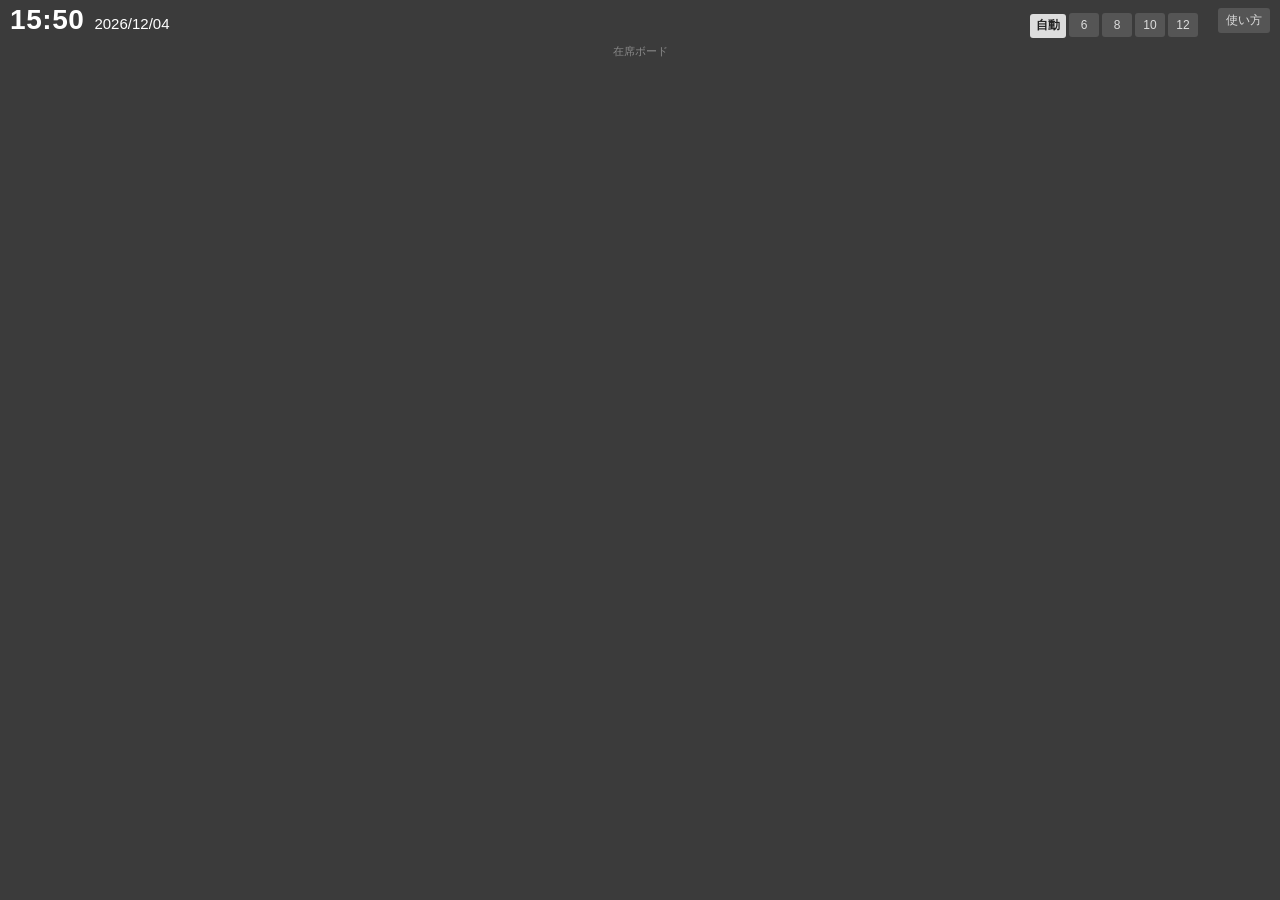
<file: docs/index.html>
<!DOCTYPE html>
<html lang="ja">
<head>
  <meta charset="utf-8">
  <meta name="viewport" content="width=device-width, initial-scale=1">
  <title>在席ボード</title>
  <link rel="stylesheet" href="style.css?v=14">
</head>
<body>
  <div class="top">
    <span id="time" class="time">--:--</span>
    <span id="date" class="date"></span>
    <span class="spacer"></span>
    <span id="err" class="err"></span>
    <span class="cols" id="cols"></span>
    <a class="help" href="manual.html">使い方</a>
  </div>
  <div id="root"></div>
  <div id="empty" class="empty" style="display:none">名簿が空です</div>
  <div class="foot">在席ボード</div>
  <div id="toast" class="toast"><span id="toastMsg"></span><button id="extraBtn" style="display:none">行き先</button><button id="undoBtn">戻す</button></div>

  <script src="config.js?v=14"></script>
  <script src="app.js?v=14"></script>
  <script>
    var state = { statuses: [], locations: [], members: [] };
    var busy = {};      // id → true 通信中(その間はポーリング結果でその人を上書きしない)

    // 列数 (この端末に記憶)
    // 列数: 「自動」は画面幅に合わせて入るだけ並べる(コマ最小幅 170px)。数字は固定列。スマホ幅は常に2列(CSS)。
    var COL_CHOICES = ['自動', 6, 8, 10, 12];
    var cols = localStorage.getItem('zaiseki_cols2') || '自動';
    function applyCols() {
      var fixed = cols !== '自動';
      document.documentElement.style.setProperty('--cols', fixed ? cols : 1);
      document.body.classList.toggle('fixed-cols', fixed);
      var box = document.getElementById('cols'); box.innerHTML = '';
      COL_CHOICES.forEach(function (n) {
        var b = document.createElement('button'); b.textContent = n; b.className = String(n) === String(cols) ? 'on' : '';
        b.onclick = function () { cols = String(n); localStorage.setItem('zaiseki_cols2', cols); applyCols(); render(); };
        box.appendChild(b);
      });
    }

    function setErr(msg) {
      document.getElementById('err').textContent = msg || '';
    }

    function render() {
      var root = document.getElementById('root'); root.innerHTML = '';
      document.getElementById('empty').style.display = state.members.length ? 'none' : '';
      var groups = state.locations.slice();
      var others = state.members.filter(function (m) { return state.locations.indexOf(m.location) < 0; });
      if (others.length) groups.push('その他');
      groups.forEach(function (loc) {
        var list = loc === 'その他' ? others : state.members.filter(function (m) { return m.location === loc; });
        var present = list.filter(function (m) { return m.status === state.statuses[0]; }).length;
        var h = document.createElement('div'); h.className = 'loc';
        h.innerHTML = '<span class="nm"></span><span class="cnt"></span>';
        h.querySelector('.nm').textContent = loc;
        h.querySelector('.cnt').textContent = list.length ? (state.statuses[0] + ' ' + present + ' / ' + list.length) : '(登録なし)';
        var g = document.createElement('div'); g.className = 'grid' + (cols !== '自動' ? ' fixed' : '');
        list.forEach(function (m) {
          var t = Z.tile(m, { onPlace: togglePlace, onMemo: editMemo });
          t.onclick = function () { tap(m.id, t); };
          g.appendChild(t);
        });
        root.appendChild(h); root.appendChild(g);
      });
      Z.fitNames(root);
    }

    function member(id) {
      for (var i = 0; i < state.members.length; i++) if (state.members[i].id === id) return state.members[i];
      return null;
    }
    function apply(res) {
      var m = member(res.id);
      if (m) { m.status = res.status; m.updated = res.updated; }
      render();
    }
    // その人が取り得る状態。在宅固定の人(拠点=在宅)は「在宅勤務」を飛ばす
    function statusesFor(m) {
      return m.location === '在宅' ? state.statuses.filter(function (s) { return s !== '在宅勤務'; }) : state.statuses;
    }
    function nextStatus(m) { var list = statusesFor(m); return list[(list.indexOf(m.status) + 1) % list.length]; }

    // タップした瞬間に画面を変える。連打できる。短い間の連打は最終状態だけを1回サーバーに送る。
    // 失敗したら連打前の状態に戻す。
    var pending = {};   // id → { before, target, timer, inflight }
    var SEND_DELAY_MS = 350;

    function startPending(id, m) {
      if (!pending[id]) pending[id] = { before: { status: m.status, updated: m.updated }, target: null, timer: null, inflight: false };
      busy[id] = true;
      return pending[id];
    }
    function setLocal(id, status) {
      var m = member(id); if (!m) return null;
      var p = startPending(id, m);
      m.status = status; m.updated = Date.now(); render();
      p.target = status;
      clearTimeout(p.timer);
      p.timer = setTimeout(function () { flush(id); }, SEND_DELAY_MS);
      return p;
    }
    function flush(id) {
      var p = pending[id];
      if (!p || p.inflight || p.target == null) return;
      var target = p.target; p.target = null; p.inflight = true;
      Z.apiPost({ action: 'set', id: id, status: target }).then(function (res) {
        p.inflight = false;
        if (p.target != null) { flush(id); return; }   // 送信中にさらに押された
        busy[id] = false; delete pending[id]; apply(res); setErr('');
      }).catch(function (e) {
        p.inflight = false; busy[id] = false;
        var m = member(id); if (m) { m.status = p.before.status; m.updated = p.before.updated; }
        delete pending[id]; render();
        setErr('反映できませんでした: ' + e.message);
      });
    }
    // 兼任者の場所バッジをタップ → 次の拠点へ。先に画面を動かし、通信は裏で。失敗したら戻す。
    var placeBusy = {};
    function togglePlace(m) {
      if (!m.places || m.places.length < 2 || placeBusy[m.id]) return;
      var i = m.places.indexOf(m.location);
      var to = m.places[(i + 1) % m.places.length];
      var from = m.location;
      placeBusy[m.id] = true; busy[m.id] = true;
      m.location = to; render();
      Z.apiPost({ action: 'place', id: m.id, location: to }).then(function (res) {
        placeBusy[m.id] = false; if (!pending[m.id]) busy[m.id] = false;
        var cur = member(m.id); if (cur) cur.location = res.location; render(); setErr('');
      }).catch(function (e) {
        placeBusy[m.id] = false; if (!pending[m.id]) busy[m.id] = false;
        var cur = member(m.id); if (cur) cur.location = from; render();
        setErr('場所を変えられませんでした: ' + e.message);
      });
    }

    function tap(id, el) {
      var m = member(id); if (!m) return;
      // 押したコマの位置を先に控える(再描画で要素が入れ替わるため)
      var rect = el ? el.getBoundingClientRect() : null;
      var p = setLocal(id, nextStatus(m));
      if (!p) return;
      var extra = Z.hasMemo(m.status) ? { label: '行き先', fn: function () { editMemo(m); } } : null;
      var anchor = rect ? { getBoundingClientRect: function () { return rect; } } : null;
      Z.toast(m.name + ': ' + p.before.status + ' → ' + m.status, function () { setLocal(id, p.before.status); }, extra, anchor);
    }

    // 行き先メモ(外出中のみ)。先に画面へ出し、通信は裏で。失敗したら戻す。
    var memoBusy = {};
    function editMemo(m) {
      if (!Z.hasMemo(m.status)) return;
      var v = window.prompt(m.name + ' の行き先(空にすると消す)', m.memo || '');
      if (v === null) return;
      v = v.trim().slice(0, 40);
      if (v === (m.memo || '')) return;
      var from = m.memo || '';
      // 状態の送信が終わるのを待ってから送る。サーバー側で「外出」の保存が追いついていない時は少し待って再送(最大3回)
      var tries = 0;
      function send() {
        if (pending[m.id]) { setTimeout(send, 300); return; }
        memoBusy[m.id] = true;
        Z.apiPost({ action: 'memo', id: m.id, memo: v }).then(function (res) {
          memoBusy[m.id] = false; var cur = member(m.id); if (cur) cur.memo = res.memo; render(); setErr('');
        }).catch(function (e) {
          if (++tries < 3) { setTimeout(send, 1500); return; }
          memoBusy[m.id] = false; var cur = member(m.id); if (cur) cur.memo = from; render();
          setErr('行き先を保存できませんでした: ' + e.message);
        });
      }
      m.memo = v; render();
      send();
    }

    var pollFails = 0;   // 一時的な通信失敗は表示しない(3回続いたら出す)
    function poll() {
      Z.apiGet({ api: 'state' }).then(function (s) {
        pollFails = 0;
        // 通信中の人は手元の表示を優先する
        s.members.forEach(function (n) {
          var m = member(n.id); if (!m) return;
          if (busy[n.id]) { n.status = m.status; n.updated = m.updated; n.location = m.location; n.memo = m.memo; }
          if (memoBusy[n.id]) { n.memo = m.memo; }
        });
        state = s; render(); setErr('');
      }).catch(function (e) { if (++pollFails >= 3) setErr('通信エラー: ' + e.message); });
    }

    function clock() {
      var d = new Date();
      document.getElementById('time').textContent = Z.pad(d.getHours()) + ':' + Z.pad(d.getMinutes());
      document.getElementById('date').textContent = d.getFullYear() + '/' + Z.pad(d.getMonth() + 1) + '/' + Z.pad(d.getDate());
    }

    applyCols(); clock(); setInterval(clock, 10000);
    poll(); setInterval(poll, Z.cfg.pollMs);
  </script>
</body>
</html>
</file>
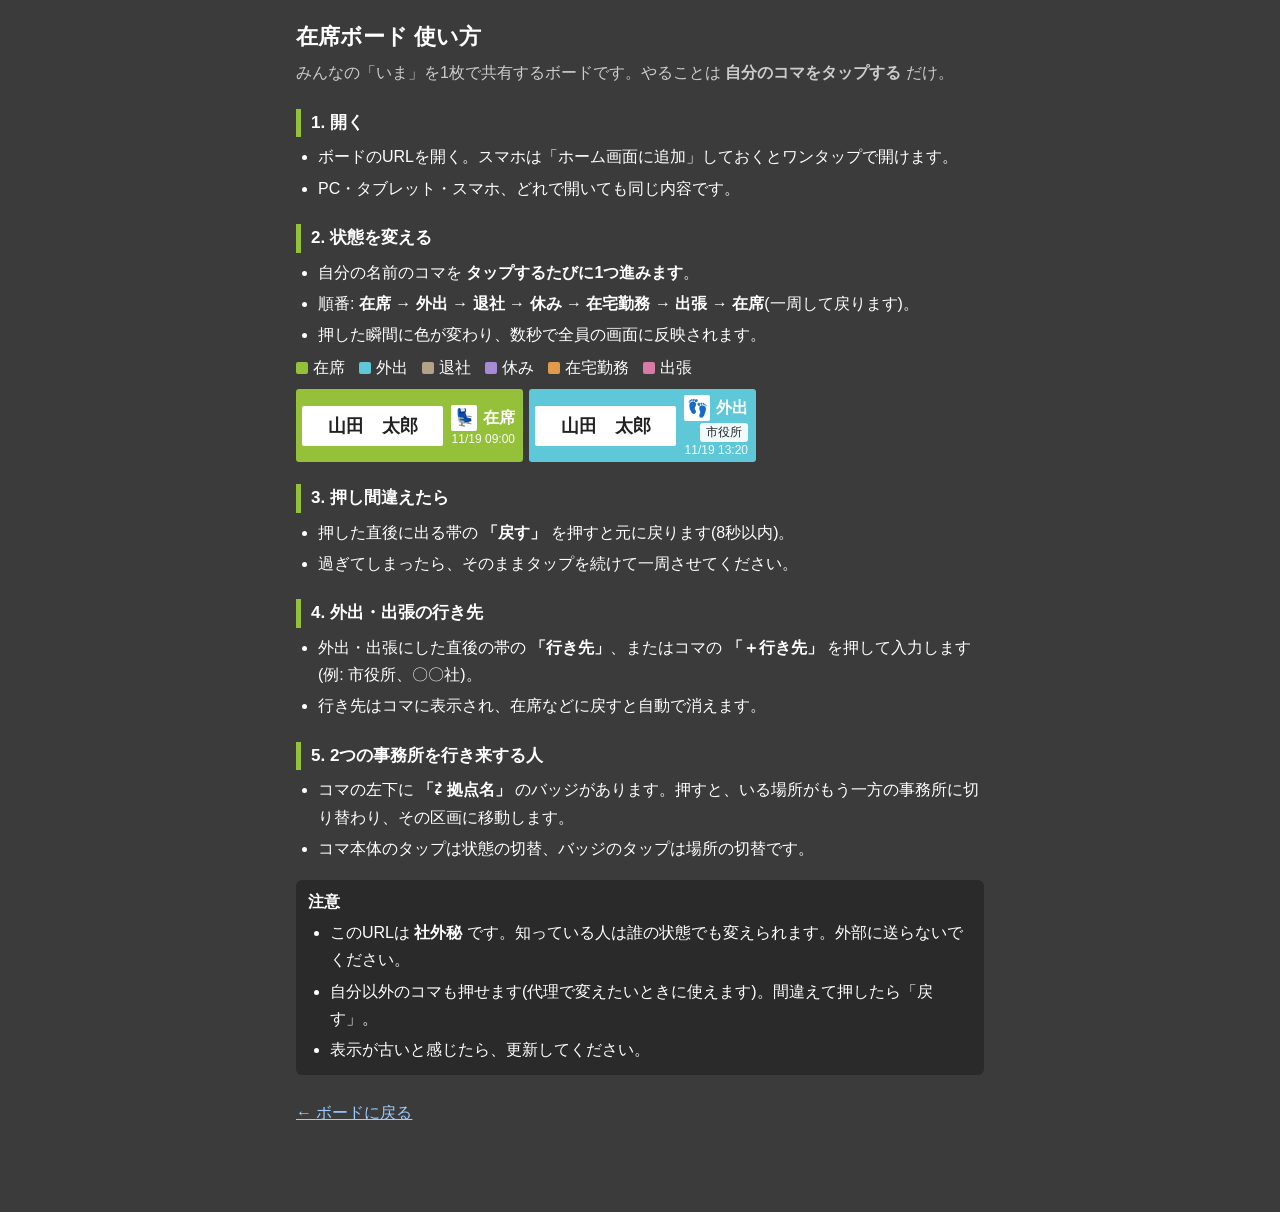
<file: docs/manual.html>
<!DOCTYPE html>
<html lang="ja">
<head>
  <meta charset="utf-8">
  <meta name="viewport" content="width=device-width, initial-scale=1">
  <title>在席ボード 使い方</title>
  <link rel="stylesheet" href="style.css?v=14">
  <style>
    body { padding-bottom: 40px; }
    .man { max-width: 720px; margin: 0 auto; padding: 10px 16px 30px; font-size: 16px; line-height: 1.7; }
    .man h1 { font-size: 22px; margin: 8px 0 4px; }
    .man .lead { color: #ccc; margin: 0 0 14px; }
    .man h2 { font-size: 17px; margin: 22px 0 6px; padding-left: 10px; border-left: 5px solid #94c03a; }
    .man ol, .man ul { margin: 4px 0 0; padding-left: 22px; }
    .man li { margin: 4px 0; }
    .man .ex { display: grid; grid-template-columns: repeat(2, minmax(0, 1fr)); gap: 6px; margin: 8px 0 4px; max-width: 460px; }
    .man .ex .tile { pointer-events: none; }
    .man .legend { display: flex; flex-wrap: wrap; gap: 6px 14px; margin: 6px 0; }
    .man .legend span::before { content: ""; display: inline-block; width: 12px; height: 12px; border-radius: 2px; margin-right: 5px; vertical-align: -1px; background: var(--dot); }
    .man .note { background: #2a2a2a; border-radius: 6px; padding: 8px 12px; margin-top: 18px; }
    .man a { color: #9cf; }
    .man .back { margin-top: 24px; }
    @media print { html, body { background: #fff; color: #000; } .man .note { background: #eee; } .man .lead { color: #444; } .man a { color: #000; } }
  </style>
</head>
<body>
<div class="man">
  <h1>在席ボード 使い方</h1>
  <p class="lead">みんなの「いま」を1枚で共有するボードです。やることは <b>自分のコマをタップする</b> だけ。</p>

  <h2>1. 開く</h2>
  <ul>
    <li>ボードのURLを開く。スマホは「ホーム画面に追加」しておくとワンタップで開けます。</li>
    <li>PC・タブレット・スマホ、どれで開いても同じ内容です。</li>
  </ul>

  <h2>2. 状態を変える</h2>
  <ul>
    <li>自分の名前のコマを <b>タップするたびに1つ進みます</b>。</li>
    <li>順番: <b>在席 → 外出 → 退社 → 休み → 在宅勤務 → 出張 → 在席</b>(一周して戻ります)。</li>
    <li>押した瞬間に色が変わり、数秒で全員の画面に反映されます。</li>
  </ul>
  <div class="legend">
    <span style="--dot: var(--c-在席)">在席</span><span style="--dot: var(--c-外出)">外出</span><span style="--dot: var(--c-退社)">退社</span>
    <span style="--dot: var(--c-休み)">休み</span><span style="--dot: var(--c-在宅勤務)">在宅勤務</span><span style="--dot: var(--c-出張)">出張</span>
  </div>
  <div class="ex">
    <button class="tile" style="--c: var(--c-在席)"><span class="name">山田　太郎</span><span class="st"><span class="ic">💺</span><span class="txt">在席</span></span><span class="time">11/19 09:00</span></button>
    <button class="tile" style="--c: var(--c-外出)"><span class="name">山田　太郎</span><span class="st"><span class="ic">👣</span><span class="txt">外出</span></span><span class="memo">市役所</span><span class="time">11/19 13:20</span></button>
  </div>

  <h2>3. 押し間違えたら</h2>
  <ul>
    <li>押した直後に出る帯の <b>「戻す」</b> を押すと元に戻ります(8秒以内)。</li>
    <li>過ぎてしまったら、そのままタップを続けて一周させてください。</li>
  </ul>

  <h2>4. 外出・出張の行き先</h2>
  <ul>
    <li>外出・出張にした直後の帯の <b>「行き先」</b>、またはコマの <b>「＋行き先」</b> を押して入力します(例: 市役所、〇〇社)。</li>
    <li>行き先はコマに表示され、在席などに戻すと自動で消えます。</li>
  </ul>

  <h2>5. 2つの事務所を行き来する人</h2>
  <ul>
    <li>コマの左下に <b>「⇄ 拠点名」</b> のバッジがあります。押すと、いる場所がもう一方の事務所に切り替わり、その区画に移動します。</li>
    <li>コマ本体のタップは状態の切替、バッジのタップは場所の切替です。</li>
  </ul>

  <div class="note">
    <b>注意</b>
    <ul>
      <li>このURLは <b>社外秘</b> です。知っている人は誰の状態でも変えられます。外部に送らないでください。</li>
      <li>自分以外のコマも押せます(代理で変えたいときに使えます)。間違えて押したら「戻す」。</li>
      <li>表示が古いと感じたら、更新してください。</li>
    </ul>
  </div>

  <p class="back"><a href="./">← ボードに戻る</a></p>
</div>
</body>
</html>
</file>
<file: docs/style.css>
/* 在席ボード (ZAiSEKI 風・大人数向けに薄型のコマ) */
:root {
  --bg: #3b3b3b; --fg: #fff; --bar: #2a2a2a;
  --c-在席: #94c03a; --c-外出: #5ec8d8; --c-退社: #b3a386; --c-休み: #a68ad6; --c-在宅勤務: #e09a4a; --c-出張: #d97aa6;
  --tile-min: 210px;   /* 自動列数のときのコマの最小幅 */
}
* { box-sizing: border-box; -webkit-tap-highlight-color: transparent; }
html, body { margin: 0; padding: 0; background: var(--bg); color: var(--fg);
  font-family: "Hiragino Sans", "Yu Gothic UI", "Noto Sans JP", Meiryo, sans-serif; }
button { font: inherit; cursor: pointer; }

/* 上部: 時計と列数 */
.top { display: flex; align-items: baseline; gap: 10px; padding: 4px 10px 0; }
.top .time { font-size: 28px; font-weight: 700; letter-spacing: .02em; }
.top .date { font-size: 15px; }
.top .spacer { flex: 1; }
.top .cols button { background: #555; color: #ddd; border: 0; border-radius: 3px; min-width: 30px; height: 24px; margin-left: 3px; font-size: 12px; padding: 0 6px; }
.top .cols button.on { background: #ddd; color: #222; font-weight: 700; }
.top .err { color: #ffb4b4; font-size: 13px; }
.top .help { margin-left: 10px; color: #ddd; background: #555; border-radius: 3px; padding: 4px 8px; font-size: 12px; text-decoration: none; align-self: center; }
.top .help:hover { background: #777; }

/* 拠点の見出し */
.loc { display: flex; align-items: baseline; gap: 10px; margin: 4px 4px 0; padding: 1px 8px; background: var(--bar);
  border-left: 5px solid #ddd; font-size: 15px; font-weight: 700; }
.loc .cnt { font-size: 12px; font-weight: 400; color: #ccc; }

/* コマ: 横長・薄型。 [名前(白)] [アイコン+状態 / 時刻] */
.grid { display: grid; grid-template-columns: repeat(auto-fill, minmax(var(--tile-min), 1fr)); gap: 3px; padding: 3px 4px; }
.grid.fixed { grid-template-columns: repeat(var(--cols), 1fr); }
.tile { position: relative; display: grid; grid-template-columns: 1fr auto; grid-auto-rows: auto; column-gap: 8px; row-gap: 2px; align-items: center; align-content: center;
  min-height: 58px; padding: 6px 8px 6px 6px; background: var(--c); border: 0; border-radius: 3px; color: #fff; text-align: left; user-select: none; overflow: hidden; }
.tile:active { filter: brightness(.92); }
.tile .name { grid-column: 1; grid-row: 1 / span 3; min-width: 0; height: 40px; line-height: 40px; background: #fff; color: #222; border-radius: 2px; text-align: center;
  font-weight: 700; font-size: 18px; white-space: nowrap; overflow: hidden; padding: 0 5px; }
.tile .st, .tile .memo, .tile .time { grid-column: 2; }
/* 外出の行き先メモ(タップで編集) */
.tile .memo { justify-self: end; max-width: 150px; font-size: 12px; line-height: 1.2; background: rgba(255,255,255,.92); color: #222; border-radius: 3px; padding: 2px 6px;
  white-space: nowrap; overflow: hidden; text-overflow: ellipsis; cursor: pointer; }
.tile .memo.empty { background: rgba(0,0,0,.25); color: #fff; opacity: .9; }
.tile .st { display: flex; align-items: center; gap: 6px; font-size: 16px; font-weight: 700; line-height: 1; justify-self: end; }
.tile .st .ic { width: 26px; height: 26px; background: #fff; border-radius: 2px; display: flex; align-items: center; justify-content: center; font-size: 17px; }
.tile .time { font-size: 12px; line-height: 1; justify-self: end; opacity: .95; }
.tile .hint { display: none; }
/* 兼任者: 名前の下に今いる場所のバッジ(タップで切替) */
.tile.multi .name { align-self: start; margin-top: 4px; height: 30px; line-height: 30px; }
.tile .place { position: absolute; left: 6px; bottom: 3px; font-size: 11px; line-height: 1; background: rgba(0,0,0,.4); color: #fff;
  padding: 3px 8px; border-radius: 9px; cursor: pointer; white-space: nowrap; }
.tile .place:hover { background: rgba(0,0,0,.6); }
.empty { padding: 40px; text-align: center; color: #bbb; }
.foot { text-align: center; color: #888; font-size: 11px; padding: 6px; }

/* 取消の通知 */
.toast { position: fixed; left: 50%; bottom: 24px; transform: translateX(-50%); background: #111; color: #fff; padding: 12px 16px; border-radius: 10px;
  display: flex; gap: 14px; align-items: center; font-size: 17px; box-shadow: 0 6px 20px rgba(0,0,0,.5); opacity: 0; pointer-events: none; transition: opacity .15s; z-index: 9; white-space: nowrap; }
.toast.show { opacity: 1; pointer-events: auto; }
.toast.top { bottom: auto; top: 16px; }
/* 最下段のコマが通知に隠れないように、ページ下に余白 */
body { padding-bottom: 96px; }
.toast button { background: #fff; color: #111; border: 0; border-radius: 8px; padding: 8px 16px; font-weight: 700; font-size: 16px; }

@media (max-width: 700px) {
  .top .time { font-size: 24px; }
  .top .cols { display: none; }
  .grid, .grid.fixed { grid-template-columns: repeat(2, 1fr); }
  .tile { min-height: 54px; }
  .tile .memo { max-width: 110px; }
  .tile .name { font-size: 16px; }
  .tile .st { font-size: 15px; }
}
</file>
